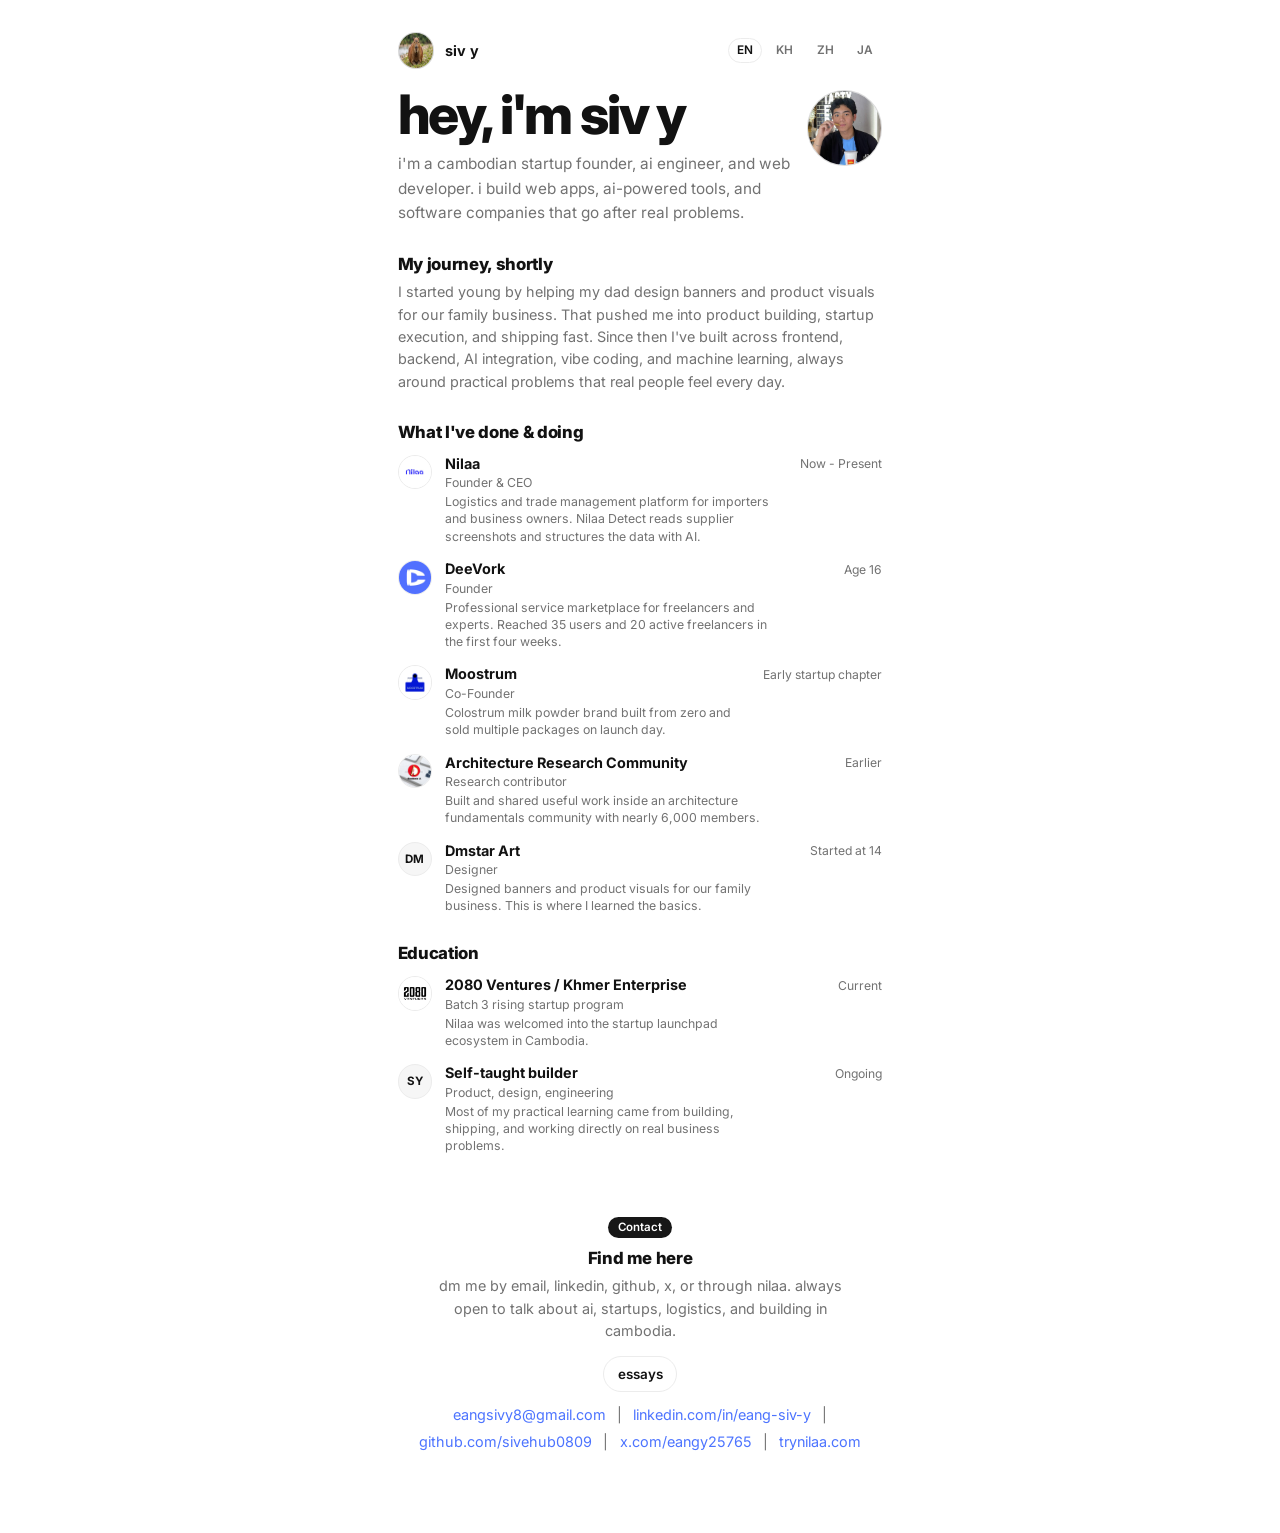
<file: index.html>
<!DOCTYPE html>
<html lang="en">
<head>
  <meta charset="UTF-8">
  <meta name="viewport" content="width=device-width, initial-scale=1.0">
  <title>Eang Siv Y</title>
  <meta
    name="description"
    content="Eang Siv Y is a Cambodian startup founder, AI engineer, and web developer building Nilaa."
  >
  <link rel="icon" type="image/jpeg" href="assets/logo.jpg">
  <link rel="preconnect" href="https://fonts.googleapis.com">
  <link rel="preconnect" href="https://fonts.gstatic.com" crossorigin>
  <link
    href="https://fonts.googleapis.com/css2?family=Inter:wght@400;500;600;700;800&family=Noto+Sans+JP:wght@400;500;700&family=Noto+Sans+Khmer:wght@400;500;700&family=Noto+Sans+SC:wght@400;500;700&display=swap"
    rel="stylesheet"
  >
  <link rel="stylesheet" href="styles.css">
</head>
<body>
  <main class="page" id="top">
    <header class="site-header">
      <div class="brand-row">
        <a class="brand" href="#top" aria-label="Go to top">
          <img class="brand-icon" src="assets/logo.jpg" alt="Capybara website icon">
          <span class="brand-name">siv y</span>
        </a>
        <div class="language-switcher" aria-label="Language switcher">
          <button class="lang-button is-active" data-lang="en" type="button">EN</button>
          <button class="lang-button" data-lang="km" type="button">KH</button>
          <button class="lang-button" data-lang="zh" type="button">ZH</button>
          <button class="lang-button" data-lang="ja" type="button">JA</button>
        </div>
      </div>
    </header>

    <section class="hero">
      <div class="hero-copy">
        <h1 id="hero-heading"></h1>
        <p id="hero-intro" class="hero-intro"></p>
      </div>
      <div class="hero-avatar">
        <a class="avatar-link" href="https://www.linkedin.com/in/eang-siv-y" target="_blank" rel="noreferrer" aria-label="Open Eang Siv Y LinkedIn profile">
          <img class="avatar-image" src="assets/profile.jpg" alt="Portrait of Eang Siv Y">
        </a>
      </div>
    </section>

    <section class="section-block">
      <h2 id="journey-heading"></h2>
      <p id="journey-copy" class="section-copy"></p>
    </section>

    <section class="section-block" id="experience">
      <h2 id="experience-heading"></h2>
      <div id="experience-list" class="timeline-list"></div>
    </section>

    <section class="section-block" id="education">
      <h2 id="education-heading"></h2>
      <div id="education-list" class="timeline-list"></div>
    </section>

    <section class="section-block contact-section" id="contact">
      <span id="contact-tag" class="section-tag"></span>
      <h2 id="contact-heading" class="contact-heading"></h2>
      <p id="contact-copy" class="contact-copy"></p>
      <div class="contact-actions">
        <a class="essay-button" href="essays.html" id="essay-link"></a>
      </div>
      <div id="contact-links" class="contact-links"></div>
    </section>
  </main>

  <script src="script.js"></script>
</body>
</html>
</file>
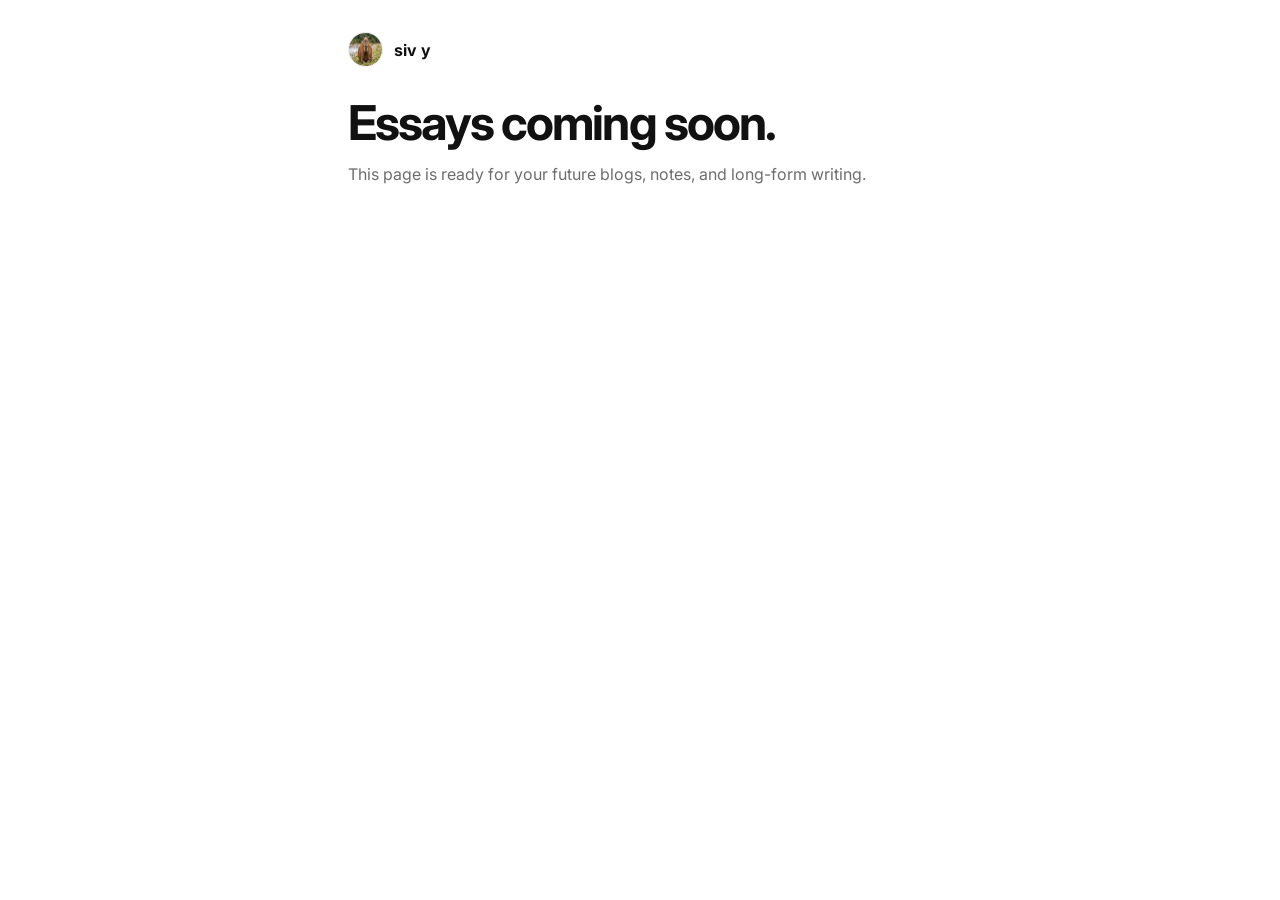
<file: essays.html>
<!DOCTYPE html>
<html lang="en">
<head>
  <meta charset="UTF-8">
  <meta name="viewport" content="width=device-width, initial-scale=1.0">
  <title>Essays | Eang Siv Y</title>
  <meta name="description" content="Essays and writing by Eang Siv Y.">
  <link rel="icon" type="image/jpeg" href="assets/logo.jpg">
  <link rel="preconnect" href="https://fonts.googleapis.com">
  <link rel="preconnect" href="https://fonts.gstatic.com" crossorigin>
  <link
    href="https://fonts.googleapis.com/css2?family=Inter:wght@400;500;600;700;800&display=swap"
    rel="stylesheet"
  >
  <style>
    :root {
      --bg: #ffffff;
      --text: #111111;
      --muted: #6d6d6d;
      --line: #e9e9e9;
    }

    * {
      box-sizing: border-box;
    }

    body {
      margin: 0;
      min-height: 100vh;
      background: var(--bg);
      color: var(--text);
      font-family: "Inter", "Segoe UI", sans-serif;
    }

    .page {
      width: min(100%, 620px);
      margin: 0 auto;
      padding: 2rem 1.1rem 4rem;
    }

    .brand {
      display: inline-flex;
      align-items: center;
      gap: 0.7rem;
      color: inherit;
      text-decoration: none;
      font-weight: 700;
      margin-bottom: 2rem;
    }

    .brand img {
      width: 2.2rem;
      height: 2.2rem;
      border-radius: 999px;
      object-fit: cover;
      border: 1px solid var(--line);
    }

    h1 {
      margin: 0;
      font-size: clamp(2rem, 7vw, 3rem);
      line-height: 0.98;
      letter-spacing: -0.04em;
    }

    p {
      margin: 0.9rem 0 0;
      color: var(--muted);
      line-height: 1.65;
      font-size: 1rem;
    }

    @media (max-width: 560px) {
      .page {
        padding: 1.25rem 0.95rem 3rem;
      }

      p {
        font-size: 0.95rem;
      }
    }
  </style>
</head>
<body>
  <main class="page">
    <a class="brand" href="index.html">
      <img src="assets/logo.jpg" alt="Capybara website icon">
      <span>siv y</span>
    </a>
    <h1>Essays coming soon.</h1>
    <p>This page is ready for your future blogs, notes, and long-form writing.</p>
  </main>
</body>
</html>
</file>
<file: styles.css>
:root {
  --bg: #ffffff;
  --text: #121212;
  --muted: #727272;
  --line: #ececec;
  --chip: #171717;
  --logo-bg: #f6f6f6;
}

* {
  box-sizing: border-box;
}

html {
  scroll-behavior: smooth;
}

body {
  margin: 0;
  min-height: 100vh;
  background: var(--bg);
  color: var(--text);
  font-family: "Inter", "Noto Sans Khmer", "Noto Sans SC", "Noto Sans JP", "Segoe UI", sans-serif;
}

a {
  color: inherit;
  text-decoration: none;
}

button {
  font: inherit;
}

.page {
  width: min(100%, 520px);
  margin: 0 auto;
  padding: 2rem 1.1rem 4.5rem;
}

.site-header {
  margin-bottom: 1.25rem;
}

.brand-row {
  display: flex;
  justify-content: space-between;
  align-items: center;
  gap: 1rem;
}

.brand {
  display: inline-flex;
  align-items: center;
  gap: 0.65rem;
}

.brand-icon,
.avatar-image {
  width: 2.3rem;
  height: 2.3rem;
  object-fit: cover;
  border-radius: 999px;
  border: 1px solid rgba(18, 18, 18, 0.12);
  background: var(--logo-bg);
}

.brand-name {
  font-size: 0.9rem;
  font-weight: 700;
  letter-spacing: 0.02em;
  text-transform: lowercase;
}

.language-switcher {
  display: flex;
  flex-wrap: wrap;
  gap: 0.35rem;
}

.lang-button {
  padding: 0.28rem 0.5rem;
  background: transparent;
  color: var(--muted);
  border: 1px solid transparent;
  border-radius: 999px;
  cursor: pointer;
  font-size: 0.74rem;
  font-weight: 600;
}

.lang-button.is-active,
.lang-button:hover,
.lang-button:focus-visible {
  color: var(--text);
  border-color: var(--line);
  outline: none;
}

.hero {
  display: grid;
  grid-template-columns: minmax(0, 1fr) auto;
  gap: 1rem;
  align-items: start;
  margin-bottom: 1.75rem;
}

.hero-copy h1 {
  margin: 0;
  font-size: clamp(2.3rem, 8vw, 3.4rem);
  line-height: 0.95;
  font-weight: 800;
  letter-spacing: -0.04em;
}

.hero-intro,
.section-copy,
.timeline-meta,
.timeline-support,
.contact-copy,
.contact-links {
  color: var(--muted);
}

.hero-intro {
  margin: 0.75rem 0 0;
  font-size: 0.96rem;
  line-height: 1.58;
}

.hero-avatar {
  padding-top: 0.1rem;
}

.avatar-link,
.timeline-logo-link {
  display: inline-flex;
  border-radius: 999px;
}

.avatar-link:focus-visible,
.timeline-logo-link:focus-visible {
  outline: 2px solid #4d74ff;
  outline-offset: 3px;
}

.avatar-image {
  width: 4.7rem;
  height: 4.7rem;
}

.section-block {
  margin-top: 1.8rem;
}

.section-block h2,
.contact-heading {
  margin: 0 0 0.45rem;
  font-size: 1.05rem;
  line-height: 1.2;
  font-weight: 800;
  letter-spacing: -0.02em;
}

.section-copy,
.contact-copy {
  margin: 0;
  font-size: 0.9rem;
  line-height: 1.55;
}

.timeline-list {
  display: grid;
  gap: 0.95rem;
  margin-top: 0.8rem;
}

.timeline-item {
  display: grid;
  grid-template-columns: auto minmax(0, 1fr) auto;
  gap: 0.8rem;
  align-items: start;
}

.timeline-logo {
  width: 2.15rem;
  height: 2.15rem;
  border-radius: 999px;
  border: 1px solid var(--line);
  background: var(--logo-bg);
  display: flex;
  align-items: center;
  justify-content: center;
  overflow: hidden;
  flex-shrink: 0;
}

.timeline-logo-link:hover .timeline-logo,
.timeline-logo-link:focus-visible .timeline-logo {
  border-color: #d8d8d8;
  transform: translateY(-1px);
}

.timeline-logo img {
  width: 100%;
  height: 100%;
  object-fit: cover;
  display: block;
}

.timeline-logo span {
  font-size: 0.72rem;
  font-weight: 700;
  color: var(--text);
  text-transform: uppercase;
}

.timeline-main {
  min-width: 0;
}

.timeline-company {
  margin: 0;
  font-size: 0.9rem;
  line-height: 1.25;
  font-weight: 700;
}

.timeline-role {
  margin: 0.1rem 0 0;
  font-size: 0.77rem;
  line-height: 1.4;
}

.timeline-support {
  margin: 0.1rem 0 0;
  font-size: 0.77rem;
  line-height: 1.4;
}

.timeline-date {
  min-width: 96px;
  padding-top: 0.1rem;
  text-align: right;
  font-size: 0.76rem;
  line-height: 1.35;
  color: var(--muted);
}

.contact-section {
  padding: 2rem 0 0.5rem;
  text-align: center;
}

.section-tag {
  display: inline-flex;
  align-items: center;
  justify-content: center;
  margin-bottom: 0.65rem;
  padding: 0.22rem 0.6rem;
  border-radius: 999px;
  background: var(--chip);
  color: #fff;
  font-size: 0.72rem;
  font-weight: 600;
}

.contact-heading {
  font-size: clamp(2rem, 7vw, 2.8rem);
  margin-bottom: 0.6rem;
}

.contact-copy {
  max-width: 420px;
  margin: 0 auto;
}

.contact-actions {
  display: flex;
  justify-content: center;
  margin-top: 0.85rem;
}

.essay-button {
  display: inline-flex;
  align-items: center;
  justify-content: center;
  min-height: 2.25rem;
  padding: 0.45rem 0.85rem;
  border: 1px solid var(--line);
  border-radius: 999px;
  color: var(--text);
  font-size: 0.84rem;
  font-weight: 600;
  text-decoration: none;
}

.essay-button:hover,
.essay-button:focus-visible {
  background: #f7f7f7;
  outline: none;
}

.contact-links {
  display: flex;
  flex-wrap: wrap;
  justify-content: center;
  gap: 0.25rem 0.7rem;
  margin-top: 0.7rem;
  font-size: 0.9rem;
  line-height: 1.6;
}

.contact-link {
  color: #4d74ff;
}

.contact-link:hover,
.contact-link:focus-visible {
  text-decoration: underline;
  outline: none;
}

@media (max-width: 560px) {
  .page {
    padding: 1.1rem 0.9rem 3rem;
  }

  .brand-row {
    align-items: flex-start;
    flex-direction: column;
  }

  .hero {
    grid-template-columns: 1fr;
    gap: 0.65rem;
  }

  .hero-avatar {
    order: -1;
  }

  .avatar-image {
    width: 3.7rem;
    height: 3.7rem;
  }

  .hero-copy h1 {
    font-size: clamp(2rem, 11vw, 2.75rem);
  }

  .hero-intro,
  .section-copy,
  .contact-copy {
    font-size: 0.88rem;
    line-height: 1.55;
  }

  .section-block {
    margin-top: 1.45rem;
  }

  .section-block h2,
  .contact-heading {
    font-size: 0.98rem;
  }

  .timeline-list {
    gap: 0.8rem;
  }

  .timeline-item {
    grid-template-columns: auto minmax(0, 1fr);
    gap: 0.65rem;
  }

  .timeline-date {
    grid-column: 2;
    min-width: 0;
    text-align: left;
    padding-top: 0;
    font-size: 0.72rem;
  }

  .timeline-logo {
    width: 1.85rem;
    height: 1.85rem;
  }

  .timeline-company {
    font-size: 0.84rem;
  }

  .timeline-role,
  .timeline-support {
    font-size: 0.73rem;
    line-height: 1.38;
  }

  .contact-heading {
    font-size: clamp(1.75rem, 9vw, 2.25rem);
  }

  .contact-links {
    font-size: 0.84rem;
    line-height: 1.55;
  }

  .essay-button {
    min-height: 2.15rem;
    padding: 0.42rem 0.75rem;
    font-size: 0.8rem;
  }
}
</file>
